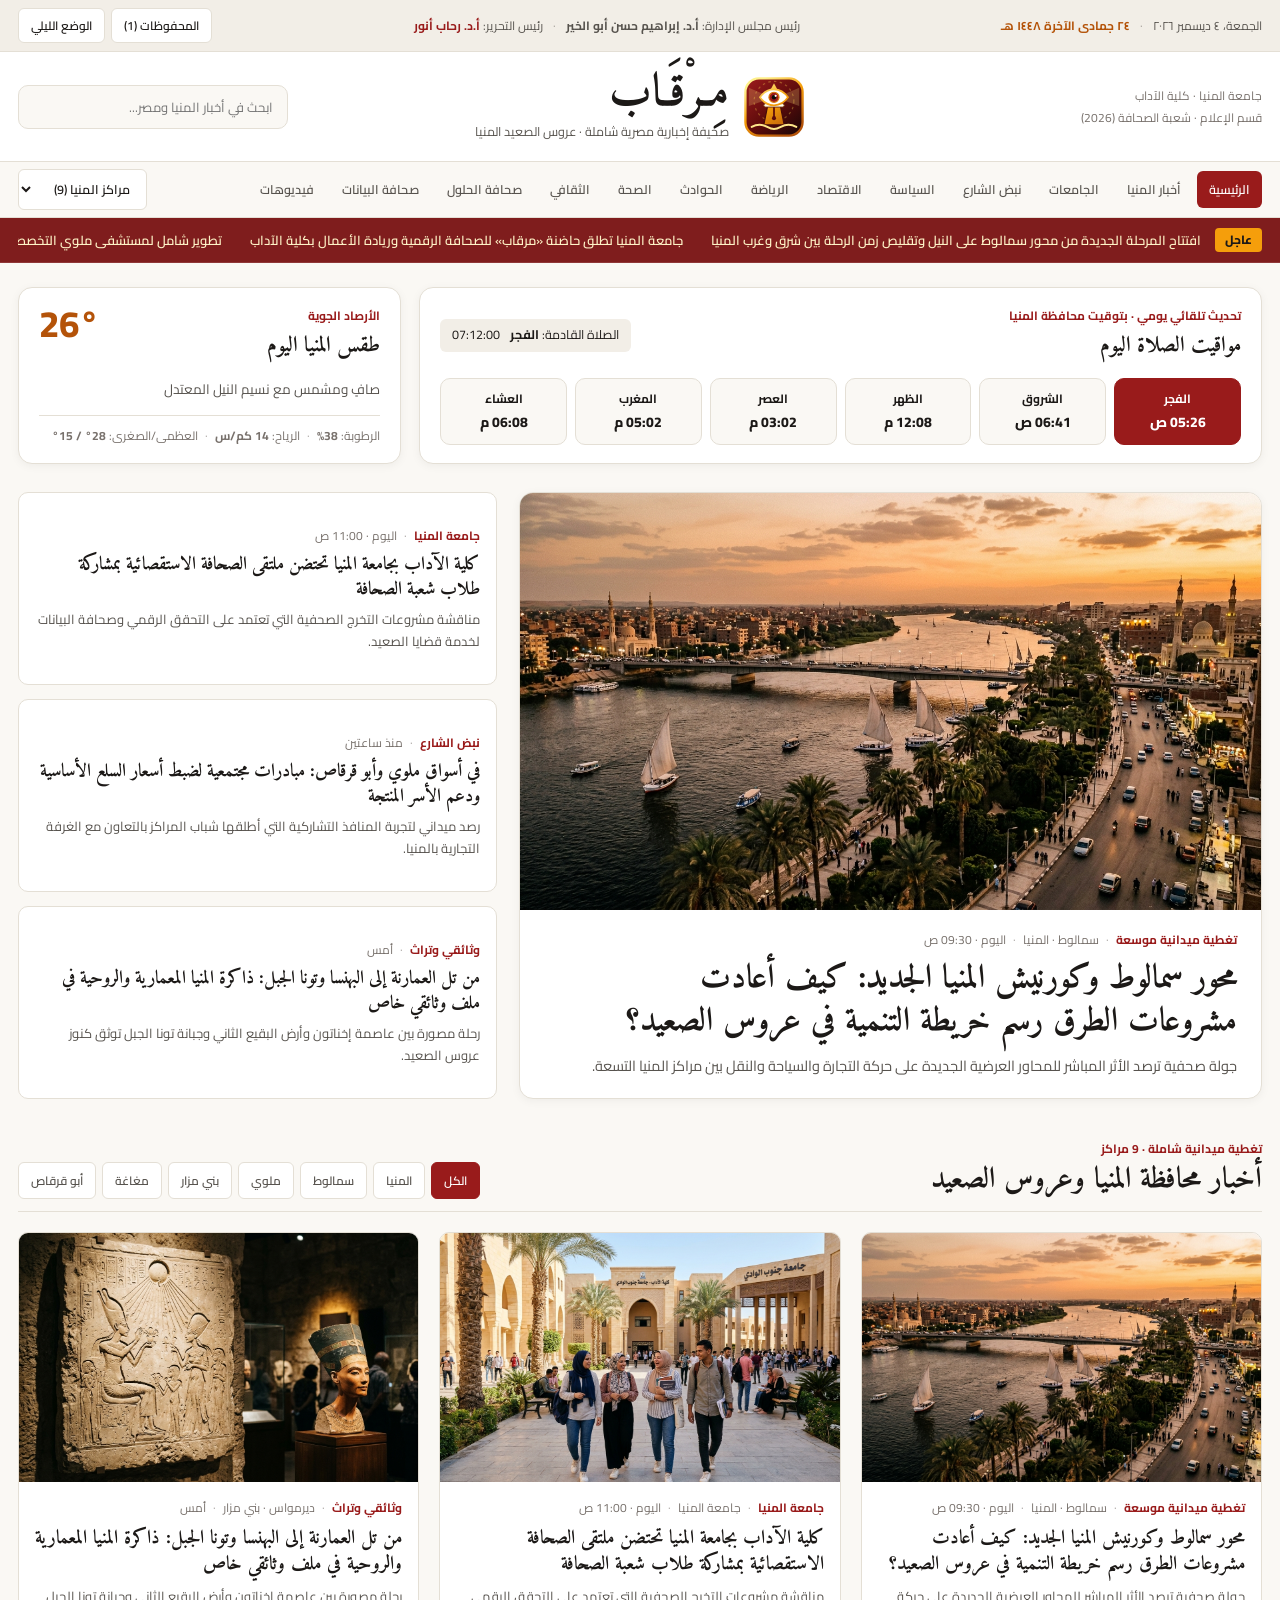
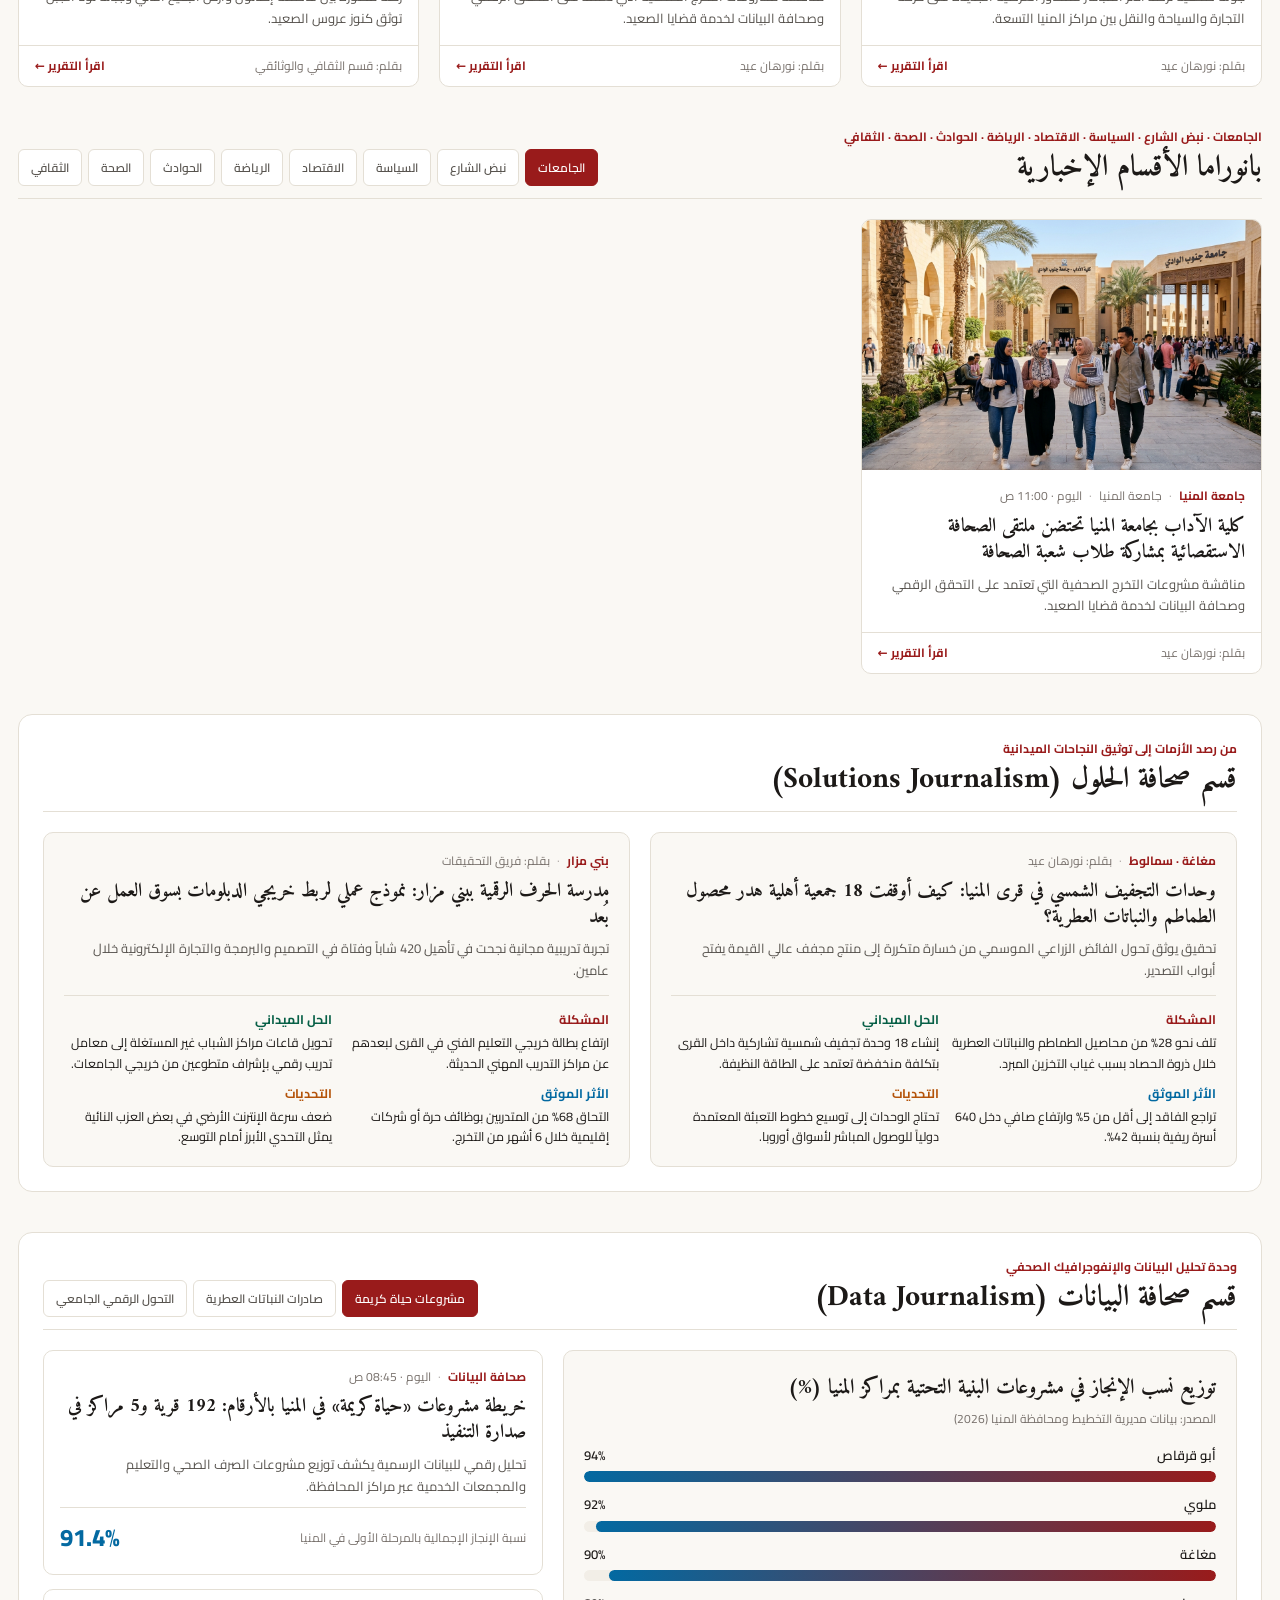
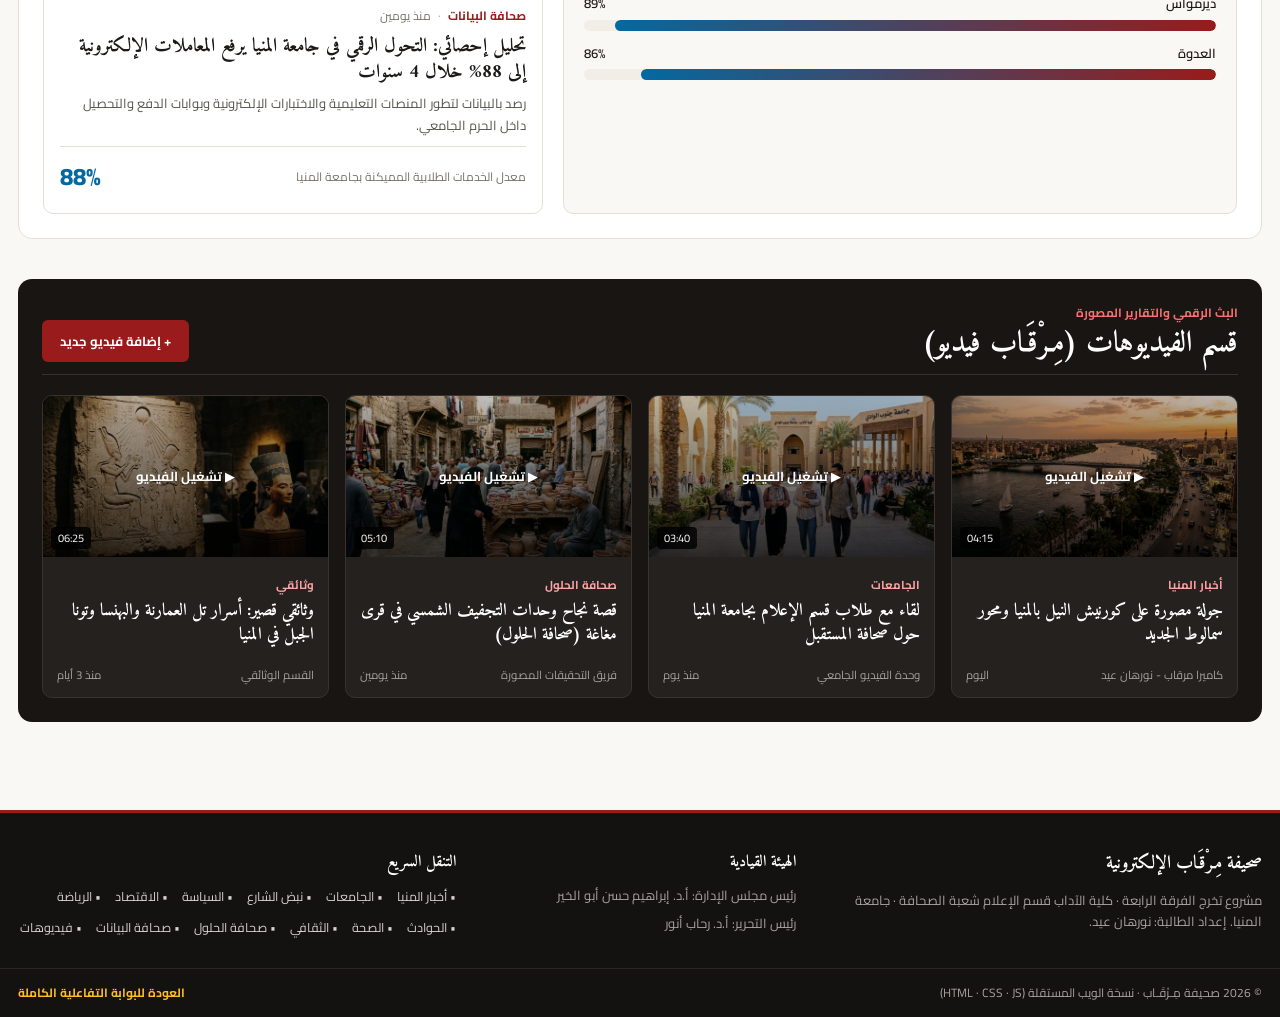
<file: public/standalone/index.html>
<!DOCTYPE html>
<html lang="ar" dir="rtl">
<head>
  <meta charset="UTF-8" />
  <meta name="viewport" content="width=device-width, initial-scale=1.0" />
  <title>مِـرْقَـاب | صحيفة إلكترونية مصرية شاملة وعروس الصعيد</title>
  <meta
    name="description"
    content="موقع مرقاب الإخباري - بوابة صحفية إلكترونية شاملة تغطي مصر ومحافظة المنيا وأخبار الجامعات ونبض الشارع وصحافة الحلول والبيانات والفيديو."
  />
  <link rel="preconnect" href="https://fonts.googleapis.com" />
  <link rel="preconnect" href="https://fonts.gstatic.com" crossorigin />
  <link
    href="https://fonts.googleapis.com/css2?family=Amiri:ital,wght@0,400;0,700;1,400&family=Cairo:wght@400;500;600;700;800&display=swap"
    rel="stylesheet"
  />
  <link rel="stylesheet" href="style.css" />
</head>
<body>
  <!-- الشريط العلوي للقيادة التحريرية والتاريخ والتبديل -->
  <div class="top-utility-bar">
    <div class="container top-utility-inner">
      <div class="date-cluster">
        <span id="gregorianDate">جارٍ تحميل التاريخ...</span>
        <span class="sep" aria-hidden="true">·</span>
        <span id="hijriDate" class="hijri-text"></span>
      </div>

      <div class="leadership-cluster">
        <span>رئيس مجلس الإدارة: <strong>أ.د. إبراهيم حسن أبو الخير</strong></span>
        <span class="sep" aria-hidden="true">·</span>
        <span>رئيس التحرير: <strong class="accent-name">أ.د. رحاب أنور</strong></span>
      </div>

      <div class="utility-actions">
        <button id="bookmarksToggleBtn" type="button" class="text-btn">
          المحفوظات (<span id="bookmarksCount">0</span>)
        </button>
        <button id="themeToggleBtn" type="button" class="icon-toggle-btn" aria-label="تبديل الوضع الليلي">
          <span id="themeToggleText">الوضع الليلي</span>
        </button>
      </div>
    </div>
  </div>

  <!-- الترويسة الرئيسية وشريط التنقل -->
  <header class="site-header">
    <div class="container masthead-row">
      <div class="academic-credit">
        <span>جامعة المنيا · كلية الآداب</span>
        <span>قسم الإعلام · شعبة الصحافة (2026)</span>
      </div>

      <a href="#top" id="brandHomeLink" class="brand-lockup">
        <!-- شعار مِرقاب (برج المراقبة وعين الحقيقة وقلم الصحافة) -->
        <svg class="brand-logo" viewBox="0 0 64 64" fill="none" xmlns="http://www.w3.org/2000/svg" aria-hidden="true">
          <defs>
            <linearGradient id="merqabBg" x1="6" y1="4" x2="58" y2="60" gradientUnits="userSpaceOnUse">
              <stop offset="0%" stop-color="#991B1B" />
              <stop offset="55%" stop-color="#5C0B0B" />
              <stop offset="100%" stop-color="#1C0707" />
            </linearGradient>
            <linearGradient id="merqabGold" x1="16" y1="6" x2="48" y2="58" gradientUnits="userSpaceOnUse">
              <stop offset="0%" stop-color="#FEF08A" />
              <stop offset="45%" stop-color="#F59E0B" />
              <stop offset="100%" stop-color="#B45309" />
            </linearGradient>
          </defs>
          <rect x="2.5" y="2.5" width="59" height="59" rx="14" fill="url(#merqabBg)" stroke="url(#merqabGold)" stroke-width="2.4" />
          <polygon points="30,22.5 6,12 6,31" fill="#FDE68A" fill-opacity="0.22" />
          <polygon points="34,22.5 58,12 58,31" fill="#FDE68A" fill-opacity="0.22" />
          <circle cx="32" cy="26" r="20.5" stroke="#FCD34D" stroke-opacity="0.35" stroke-width="1.2" stroke-dasharray="2.5 3.5" />
          <path d="M32 7.5L35.2 13.5H28.8L32 7.5Z" fill="url(#merqabGold)" />
          <path d="M25.5 30.5H38.5L42.5 50.5H21.5L25.5 30.5Z" fill="url(#merqabGold)" stroke="#450A0A" stroke-width="1.2" stroke-linejoin="round" />
          <line x1="32" y1="31" x2="32" y2="42" stroke="#5C0B0B" stroke-width="1.8" stroke-linecap="round" />
          <circle cx="32" cy="43.5" r="2.1" fill="#5C0B0B" />
          <rect x="21.5" y="28.5" width="21" height="3.6" rx="1.8" fill="#FFFBEB" stroke="#78350F" stroke-width="1" />
          <path d="M17.5 22C21.8 15.8 26.8 13.8 32 13.8C37.2 13.8 42.2 15.8 46.5 22C42.2 28.2 37.2 30.2 32 30.2C26.8 30.2 21.8 28.2 17.5 22Z" fill="#FFFFFF" stroke="url(#merqabGold)" stroke-width="1.8" stroke-linejoin="round" />
          <circle cx="32" cy="22" r="5.2" fill="#991B1B" stroke="#D97706" stroke-width="1.2" />
          <circle cx="32" cy="22" r="2.3" fill="#0C0A09" />
          <circle cx="33.7" cy="20.4" r="1.15" fill="#FFFFFF" />
          <path d="M9 52.5C14.5 49.5 19.5 49.5 25 52.5C30.5 55.5 33.5 55.5 39 52.5C44.5 49.5 49.5 49.5 55 52.5" stroke="#FDE68A" stroke-width="2.1" stroke-linecap="round" />
        </svg>
        <div class="brand-text">
          <h1 class="brand-title">مِـرْقَـاب</h1>
          <p class="brand-subtitle">صحيفة إخبارية مصرية شاملة · عروس الصعيد المنيا</p>
        </div>
      </a>

      <div class="search-box-wrap">
        <label for="searchInput" class="sr-only">البحث في الأخبار</label>
        <input
          id="searchInput"
          type="search"
          placeholder="ابحث في أخبار المنيا ومصر..."
          autocomplete="off"
        />
      </div>
    </div>

    <!-- شريط الأقسام -->
    <nav class="main-nav" aria-label="الأقسام الرئيسية">
      <div class="container nav-inner">
        <div id="categoryTabs" class="category-tabs"></div>
        <div class="centers-select-wrap">
          <label for="centerSelect" class="sr-only">مراكز المنيا التسعة</label>
          <select id="centerSelect" class="center-select">
            <option value="">مراكز المنيا (9)</option>
          </select>
        </div>
      </div>
    </nav>
  </header>

  <!-- شريط الأخبار العاجلة -->
  <div class="breaking-bar">
    <div class="container breaking-inner">
      <span class="breaking-label">عاجل</span>
      <div class="ticker-viewport">
        <div id="breakingTicker" class="ticker-track"></div>
      </div>
    </div>
  </div>

  <!-- المحتوى الرئيسي للصفحة الواحدة -->
  <main id="top" class="container main-content">
    <!-- 1. مواقيت الصلاة اليومية التلقائية + حالة الطقس في المنيا -->
    <section class="top-services-grid" aria-label="مواقيت الصلاة وحالة الطقس">
      <div class="prayer-card">
        <div class="service-header">
          <div>
            <span class="section-kicker">تحديث تلقائي يومي · بتوقيت محافظة المنيا</span>
            <h2 class="service-title">مواقيت الصلاة اليوم</h2>
          </div>
          <div class="next-prayer-box">
            <span>الصلاة القادمة: <strong id="nextPrayerName">--</strong></span>
            <span id="nextPrayerCountdown" class="tabular-nums">--:--:--</span>
          </div>
        </div>
        <div id="prayerTimesGrid" class="prayer-grid"></div>
      </div>

      <div class="weather-card">
        <div class="weather-top">
          <div>
            <span class="section-kicker">الأرصاد الجوية</span>
            <h2 class="service-title">طقس المنيا اليوم</h2>
          </div>
          <span class="weather-temp tabular-nums" id="weatherTemp">26°</span>
        </div>
        <p class="weather-desc" id="weatherDesc">صافٍ ومشمس مع نسيم النيل المعتدل</p>
        <div class="weather-meta tabular-nums">
          <span>الرطوبة: <strong id="weatherHumidity">38%</strong></span>
          <span class="sep" aria-hidden="true">·</span>
          <span>الرياح: <strong id="weatherWind">14 كم/س</strong></span>
          <span class="sep" aria-hidden="true">·</span>
          <span>العظمى/الصغرى: <strong id="weatherRange">28° / 15°</strong></span>
        </div>
      </div>
    </section>

    <!-- شريط التصفية النشطة (يظهر عند البحث أو اختيار قسم/مركز) -->
    <div id="activeFilterBar" class="active-filter-bar hidden">
      <div id="activeFilterText" class="filter-summary"></div>
      <button id="resetFiltersBtn" type="button" class="reset-btn">العودة للصفحة الرئيسية</button>
    </div>

    <!-- عرض النتائج المصفّاة -->
    <section id="filteredResultsSection" class="hidden section-block">
      <div class="section-head">
        <h2 id="filteredSectionTitle" class="section-title">نتائج التصفية</h2>
      </div>
      <div id="filteredArticlesGrid" class="articles-grid"></div>
    </section>

    <!-- الصفحة الرئيسية المتكاملة -->
    <div id="homeSectionsWrapper">
      <!-- 2. الخبر الرئيسي والأخبار المصاحبة -->
      <section class="section-block" aria-label="الخبر الرئيسي">
        <div id="leadHeroGrid" class="lead-hero-grid"></div>
      </section>

      <!-- 3. أخبار محافظة المنيا ومراكزها التسعة -->
      <section class="section-block" aria-label="محافظة المنيا">
        <div class="section-head">
          <div>
            <span class="section-kicker">تغطية ميدانية شاملة · 9 مراكز</span>
            <h2 class="section-title">أخبار محافظة المنيا وعروس الصعيد</h2>
          </div>
          <div id="minyaCentersPills" class="segmented-bar"></div>
        </div>
        <div id="minyaArticlesGrid" class="articles-grid"></div>
      </section>

      <!-- 4. الجامعات ونبض الشارع والثقافي والمتعدد -->
      <section class="section-block" aria-label="الأقسام التحريرية">
        <div class="section-head">
          <div>
            <span class="section-kicker">الجامعات · نبض الشارع · السياسة · الاقتصاد · الرياضة · الحوادث · الصحة · الثقافي</span>
            <h2 class="section-title">بانوراما الأقسام الإخبارية</h2>
          </div>
          <div id="multiDeptTabs" class="segmented-bar"></div>
        </div>
        <div id="multiDeptGrid" class="articles-grid"></div>
      </section>

      <!-- 5. قسم صحافة الحلول -->
      <section class="section-block editorial-band solutions-band" aria-label="صحافة الحلول">
        <div class="section-head">
          <div>
            <span class="section-kicker">من رصد الأزمات إلى توثيق النجاحات الميدانية</span>
            <h2 class="section-title">قسم صحافة الحلول (Solutions Journalism)</h2>
          </div>
        </div>
        <div id="solutionsGrid" class="solutions-grid"></div>
      </section>

      <!-- 6. قسم صحافة البيانات -->
      <section class="section-block editorial-band data-band" aria-label="صحافة البيانات">
        <div class="section-head">
          <div>
            <span class="section-kicker">وحدة تحليل البيانات والإنفوجرافيك الصحفي</span>
            <h2 class="section-title">قسم صحافة البيانات (Data Journalism)</h2>
          </div>
          <div id="datasetTabs" class="segmented-bar"></div>
        </div>
        <div class="data-layout">
          <div id="dataChartContainer" class="data-chart-panel"></div>
          <div id="dataArticlesCol" class="data-articles-col"></div>
        </div>
      </section>

      <!-- 7. قسم الفيديوهات وإضافة فيديو -->
      <section id="videosSection" class="section-block videos-band" aria-label="قسم الفيديوهات">
        <div class="section-head">
          <div>
            <span class="section-kicker dark-kicker">البث الرقمي والتقارير المصورة</span>
            <h2 class="section-title light-title">قسم الفيديوهات (مِـرْقَـاب فيديو)</h2>
          </div>
          <button id="openAddVideoBtn" type="button" class="primary-cta-btn">
            + إضافة فيديو جديد
          </button>
        </div>
        <div id="videosGrid" class="videos-grid"></div>
      </section>
    </div>
  </main>

  <!-- تذييل الصفحة -->
  <footer class="site-footer">
    <div class="container footer-grid">
      <div>
        <h3 class="footer-brand">صحيفة مِـرْقَـاب الإلكترونية</h3>
        <p class="footer-desc">
          مشروع تخرج الفرقة الرابعة · كلية الآداب قسم الإعلام شعبة الصحافة · جامعة المنيا.
          إعداد الطالبة: نورهان عيد.
        </p>
      </div>
      <div>
        <h4 class="footer-heading">الهيئة القيادية</h4>
        <p class="footer-meta">رئيس مجلس الإدارة: أ.د. إبراهيم حسن أبو الخير</p>
        <p class="footer-meta">رئيس التحرير: أ.د. رحاب أنور</p>
      </div>
      <div>
        <h4 class="footer-heading">التنقل السريع</h4>
        <div id="footerCategories" class="footer-links"></div>
      </div>
    </div>
    <div class="container footer-bottom">
      <span>© 2026 صحيفة مِـرْقَـاب · نسخة الويب المستقلة (HTML · CSS · JS)</span>
      <span><a href="/" class="footer-portal-link">العودة للبوابة التفاعلية الكاملة</a></span>
    </div>
  </footer>

  <!-- نافذة قراءة الخبر والمشاركة الاجتماعية -->
  <div id="articleModal" class="modal-backdrop hidden" role="dialog" aria-modal="true" aria-labelledby="modalArticleTitle">
    <div class="modal-dialog modal-lg">
      <div class="modal-toolbar">
        <span id="modalArticleKicker" class="modal-kicker"></span>
        <div class="modal-toolbar-actions">
          <button id="fontMinusBtn" type="button" class="tool-btn" title="تصغير الخط">A-</button>
          <button id="fontPlusBtn" type="button" class="tool-btn" title="تكبير الخط">A+</button>
          <button id="modalBookmarkBtn" type="button" class="tool-btn">حفظ الخبر</button>
          <button id="closeArticleModalBtn" type="button" class="close-btn" aria-label="إغلاق">×</button>
        </div>
      </div>
      <div class="modal-body">
        <h2 id="modalArticleTitle" class="modal-title"></h2>
        <div id="modalArticleMeta" class="modal-meta"></div>
        <figure id="modalArticleFigure" class="modal-figure"></figure>
        <p id="modalArticleSummary" class="modal-summary"></p>
        <div id="modalArticleContent" class="modal-prose"></div>
        <div id="modalSpecialMeta"></div>

        <!-- أزرار المشاركة الاجتماعية -->
        <div class="share-box">
          <span class="share-label">مشاركة الخبر:</span>
          <div class="share-buttons">
            <button type="button" class="share-btn wa" data-share="whatsapp">واتساب</button>
            <button type="button" class="share-btn fb" data-share="facebook">فيسبوك</button>
            <button type="button" class="share-btn tw" data-share="twitter">منصة X</button>
            <button type="button" class="share-btn tg" data-share="telegram">تيليجرام</button>
            <button type="button" class="share-btn cp" data-share="copy" id="copyShareBtn">نسخ الرابط</button>
          </div>
        </div>
      </div>
    </div>
  </div>

  <!-- نافذة تشغيل الفيديو -->
  <div id="videoPlayerModal" class="modal-backdrop hidden" role="dialog" aria-modal="true" aria-labelledby="playerVideoTitle">
    <div class="modal-dialog modal-lg dark-modal">
      <div class="modal-toolbar dark-toolbar">
        <span id="playerVideoCategory" class="modal-kicker light-kicker"></span>
        <div class="modal-toolbar-actions">
          <button id="deleteVideoBtn" type="button" class="danger-btn hidden">حذف الفيديو</button>
          <button id="closePlayerModalBtn" type="button" class="close-btn light-close" aria-label="إغلاق">×</button>
        </div>
      </div>
      <div id="videoPlayerContainer" class="video-stage"></div>
      <div class="modal-body">
        <h3 id="playerVideoTitle" class="modal-title light-title"></h3>
        <p id="playerVideoDesc" class="player-desc"></p>
        <div id="playerVideoMeta" class="player-meta"></div>
      </div>
    </div>
  </div>

  <!-- نافذة إضافة فيديو جديد -->
  <div id="addVideoModal" class="modal-backdrop hidden" role="dialog" aria-modal="true" aria-labelledby="addVideoTitleHeading">
    <div class="modal-dialog modal-md">
      <div class="modal-toolbar">
        <h3 id="addVideoTitleHeading" class="modal-form-heading">إضافة فيديو جديد إلى قسم الفيديوهات</h3>
        <button id="closeAddVideoBtn" type="button" class="close-btn" aria-label="إغلاق">×</button>
      </div>
      <form id="addVideoForm" class="modal-body form-stack">
        <div class="mode-switch">
          <button type="button" id="modeUrlBtn" class="mode-btn active">رابط يوتيوب أو MP4</button>
          <button type="button" id="modeFileBtn" class="mode-btn">رفع ملف من الجهاز</button>
        </div>

        <div id="urlInputGroup" class="form-field">
          <label for="videoUrlInput">رابط الفيديو (YouTube أو رابط MP4 مباشر)</label>
          <input id="videoUrlInput" type="url" placeholder="https://www.youtube.com/watch?v=..." />
        </div>

        <div id="fileInputGroup" class="form-field hidden">
          <label for="videoFileInput">اختر ملف الفيديو من جهازك (MP4 / WebM)</label>
          <input id="videoFileInput" type="file" accept="video/*" />
        </div>

        <div class="form-field">
          <label for="videoTitleInput">عنوان التقرير المصور *</label>
          <input id="videoTitleInput" type="text" required placeholder="مثال: جولة ميدانية في كورنيش النيل بالمنيا" />
        </div>

        <div class="form-row-2">
          <div class="form-field">
            <label for="videoCatInput">القسم</label>
            <select id="videoCatInput">
              <option value="أخبار المنيا">أخبار المنيا</option>
              <option value="صحافة الحلول">صحافة الحلول</option>
              <option value="صحافة البيانات">صحافة البيانات</option>
              <option value="الجامعات">الجامعات</option>
              <option value="نبض الشارع">نبض الشارع</option>
              <option value="وثائقي">وثائقي</option>
            </select>
          </div>
          <div class="form-field">
            <label for="videoDurationInput">المدة</label>
            <input id="videoDurationInput" type="text" value="03:20" />
          </div>
        </div>

        <div class="form-field">
          <label for="videoReporterInput">المعد / المراسل</label>
          <input id="videoReporterInput" type="text" value="فريق مرقاب الفيديو - إعلام المنيا" />
        </div>

        <div class="form-field">
          <label for="videoDescInput">وصف مختصر</label>
          <textarea id="videoDescInput" rows="3" placeholder="ملخص محتوى التقرير المصور..."></textarea>
        </div>

        <div id="addVideoError" class="form-error hidden"></div>

        <div class="form-actions">
          <button type="submit" class="primary-cta-btn">نشر الفيديو في مرقاب</button>
          <button type="button" id="cancelAddVideoBtn" class="secondary-btn">إلغاء</button>
        </div>
      </form>
    </div>
  </div>

  <!-- نافذة الأخبار المحفوظة -->
  <div id="bookmarksModal" class="modal-backdrop hidden" role="dialog" aria-modal="true" aria-labelledby="bookmarksHeading">
    <div class="modal-dialog modal-md">
      <div class="modal-toolbar">
        <h3 id="bookmarksHeading" class="modal-form-heading">الأخبار المحفوظة للقراءة لاحقاً</h3>
        <button id="closeBookmarksBtn" type="button" class="close-btn" aria-label="إغلاق">×</button>
      </div>
      <div id="bookmarksList" class="modal-body bookmarks-list"></div>
    </div>
  </div>

  <script src="script.js" defer></script>
</body>
</html>
</file>
<file: public/standalone/style.css>
:root {
  --bg-canvas: #faf8f4;
  --bg-surface: #ffffff;
  --bg-subtle: #f2eee7;
  --bg-dark-band: #181513;
  --text-primary: #1c1917;
  --text-secondary: #57534e;
  --text-muted: #78716c;
  --border-hairline: #e4dfd5;
  --accent-crimson: #991b1b;
  --accent-crimson-hover: #7f1d1d;
  --accent-gold: #b45309;
  --accent-emerald: #065f46;
  --accent-sky: #0369a1;
  --shadow-card: 0 2px 10px rgba(28, 25, 23, 0.05);
  --radius-lg: 14px;
  --radius-md: 10px;
  --radius-sm: 6px;
  --ease-settle: cubic-bezier(0.16, 1, 0.3, 1);
}

html.dark {
  --bg-canvas: #0f0e0d;
  --bg-surface: #1a1816;
  --bg-subtle: #24211e;
  --bg-dark-band: #141210;
  --text-primary: #f5f5f4;
  --text-secondary: #d6d3d1;
  --text-muted: #a8a29e;
  --border-hairline: #2e2a26;
  --accent-crimson: #dc2626;
  --accent-crimson-hover: #ef4444;
  --accent-gold: #f59e0b;
  --accent-emerald: #10b981;
  --accent-sky: #38bdf8;
  --shadow-card: 0 4px 16px rgba(0, 0, 0, 0.35);
}

*,
*::before,
*::after {
  box-sizing: border-box;
}

html {
  scroll-behavior: smooth;
}

body {
  margin: 0;
  font-family: "Cairo", system-ui, -apple-system, sans-serif;
  background-color: var(--bg-canvas);
  color: var(--text-primary);
  line-height: 1.65;
  transition: background-color 0.2s var(--ease-settle), color 0.2s var(--ease-settle);
}

.sr-only {
  position: absolute;
  width: 1px;
  height: 1px;
  padding: 0;
  margin: -1px;
  overflow: hidden;
  clip: rect(0, 0, 0, 0);
  border: 0;
}

.hidden {
  display: none !important;
}

.tabular-nums {
  font-variant-numeric: tabular-nums;
}

.container {
  max-width: 1280px;
  margin-inline: auto;
  padding-inline: 18px;
}

button,
input,
select,
textarea {
  font-family: inherit;
}

button:focus-visible,
a:focus-visible,
input:focus-visible,
select:focus-visible,
textarea:focus-visible {
  outline: 2px solid var(--accent-crimson);
  outline-offset: 2px;
}

.sep {
  color: var(--text-muted);
  opacity: 0.6;
  margin-inline: 4px;
}

/* الشريط العلوي */
.top-utility-bar {
  background-color: var(--bg-subtle);
  border-bottom: 1px solid var(--border-hairline);
  font-size: 12px;
  color: var(--text-secondary);
}

.top-utility-inner {
  display: flex;
  flex-wrap: wrap;
  align-items: center;
  justify-content: space-between;
  gap: 10px;
  padding-block: 8px;
}

.date-cluster,
.leadership-cluster,
.utility-actions {
  display: flex;
  flex-wrap: wrap;
  align-items: center;
  gap: 6px;
}

.hijri-text {
  color: var(--accent-gold);
  font-weight: 700;
}

.accent-name {
  color: var(--accent-crimson);
}

.text-btn,
.icon-toggle-btn {
  background: var(--bg-surface);
  color: var(--text-primary);
  border: 1px solid var(--border-hairline);
  border-radius: var(--radius-sm);
  padding: 5px 12px;
  font-size: 12px;
  font-weight: 600;
  cursor: pointer;
  white-space: nowrap;
  transition: border-color 0.18s var(--ease-settle), background-color 0.18s var(--ease-settle);
}

.text-btn:hover,
.icon-toggle-btn:hover {
  border-color: var(--accent-crimson);
}

/* الترويسة */
.site-header {
  background-color: var(--bg-surface);
  border-bottom: 1px solid var(--border-hairline);
}

.masthead-row {
  display: grid;
  grid-template-columns: 1fr auto 1fr;
  align-items: center;
  gap: 20px;
  padding-block: 18px;
}

.academic-credit {
  display: flex;
  flex-direction: column;
  gap: 2px;
  font-size: 12px;
  color: var(--text-muted);
}

.brand-lockup {
  display: flex;
  align-items: center;
  gap: 14px;
  text-decoration: none;
  color: inherit;
}

.brand-logo {
  width: 62px;
  height: 62px;
  flex-shrink: 0;
  transition: transform 0.2s var(--ease-settle);
}

.brand-lockup:hover .brand-logo {
  transform: scale(1.04);
}

.brand-title {
  margin: 0;
  font-family: "Amiri", Georgia, serif;
  font-size: clamp(2.1rem, 3.6vw, 3.1rem);
  font-weight: 700;
  line-height: 1.05;
  color: var(--text-primary);
}

.brand-subtitle {
  margin: 4px 0 0;
  font-size: 12.5px;
  color: var(--text-secondary);
}

.search-box-wrap {
  display: flex;
  justify-content: flex-end;
}

.search-box-wrap input {
  width: 100%;
  max-width: 270px;
  padding: 9px 14px;
  background: var(--bg-canvas);
  color: var(--text-primary);
  border: 1px solid var(--border-hairline);
  border-radius: var(--radius-md);
  font-size: 13px;
}

/* شريط التنقل */
.main-nav {
  background-color: var(--bg-canvas);
  border-top: 1px solid var(--border-hairline);
  position: sticky;
  top: 0;
  z-index: 25;
}

.nav-inner {
  display: flex;
  align-items: center;
  justify-content: space-between;
  gap: 12px;
  padding-block: 7px;
}

.category-tabs {
  display: flex;
  align-items: center;
  gap: 4px;
  overflow-x: auto;
  scrollbar-width: none;
}

.category-tabs::-webkit-scrollbar {
  display: none;
}

.nav-tab-btn {
  border: 0;
  background: transparent;
  color: var(--text-secondary);
  padding: 7px 12px;
  border-radius: var(--radius-sm);
  font-size: 12.5px;
  font-weight: 600;
  white-space: nowrap;
  flex-shrink: 0;
  cursor: pointer;
  transition: background-color 0.16s var(--ease-settle), color 0.16s var(--ease-settle);
}

.nav-tab-btn:hover {
  color: var(--accent-crimson);
  background-color: var(--bg-subtle);
}

.nav-tab-btn.active {
  background-color: var(--accent-crimson);
  color: #ffffff;
}

.center-select {
  padding: 7px 12px;
  border: 1px solid var(--border-hairline);
  border-radius: var(--radius-sm);
  background-color: var(--bg-surface);
  color: var(--text-primary);
  font-size: 12.5px;
  font-weight: 600;
  cursor: pointer;
  white-space: nowrap;
}

/* شريط الأخبار العاجلة */
.breaking-bar {
  background-color: #7f1d1d;
  color: #ffffff;
  border-bottom: 1px solid rgba(255, 255, 255, 0.12);
}

.breaking-inner {
  display: flex;
  align-items: center;
  gap: 14px;
  padding-block: 8px;
}

.breaking-label {
  background-color: #f59e0b;
  color: #1c1917;
  font-size: 12px;
  font-weight: 800;
  padding: 2px 10px;
  border-radius: 4px;
  flex-shrink: 0;
}

.ticker-viewport {
  overflow: hidden;
  flex: 1;
}

.ticker-track {
  display: flex;
  align-items: center;
  gap: 28px;
  overflow-x: auto;
  scrollbar-width: none;
  white-space: nowrap;
}

.ticker-track::-webkit-scrollbar {
  display: none;
}

.ticker-item-btn {
  background: transparent;
  border: 0;
  color: #fef3c7;
  font-size: 13px;
  font-weight: 600;
  cursor: pointer;
  padding: 2px 0;
  white-space: nowrap;
}

.ticker-item-btn:hover {
  color: #ffffff;
  text-decoration: underline;
}

/* المحتوى الرئيسي */
.main-content {
  padding-block: 24px 48px;
}

.section-block {
  margin-bottom: 40px;
}

.section-head {
  display: flex;
  flex-wrap: wrap;
  align-items: flex-end;
  justify-content: space-between;
  gap: 14px;
  padding-bottom: 12px;
  margin-bottom: 20px;
  border-bottom: 1px solid var(--border-hairline);
}

.section-kicker {
  display: block;
  font-size: 12px;
  font-weight: 700;
  color: var(--accent-crimson);
  margin-bottom: 3px;
}

.dark-kicker {
  color: #f87171;
}

.section-title {
  margin: 0;
  font-family: "Amiri", Georgia, serif;
  font-size: clamp(1.5rem, 2.3vw, 2rem);
  font-weight: 700;
  line-height: 1.25;
  text-wrap: balance;
  color: var(--text-primary);
}

.light-title {
  color: #ffffff;
}

/* مواقيت الصلاة + طقس المنيا */
.top-services-grid {
  display: grid;
  grid-template-columns: 2.2fr 1fr;
  gap: 18px;
  margin-bottom: 28px;
  align-items: stretch;
}

.prayer-card,
.weather-card {
  background-color: var(--bg-surface);
  border: 1px solid var(--border-hairline);
  border-radius: var(--radius-lg);
  padding: 18px 20px;
  box-shadow: var(--shadow-card);
}

.service-header {
  display: flex;
  flex-wrap: wrap;
  align-items: center;
  justify-content: space-between;
  gap: 10px;
  margin-bottom: 14px;
}

.service-title {
  margin: 0;
  font-family: "Amiri", Georgia, serif;
  font-size: 1.35rem;
  font-weight: 700;
}

.next-prayer-box {
  display: flex;
  align-items: center;
  gap: 10px;
  background-color: var(--bg-subtle);
  padding: 6px 12px;
  border-radius: var(--radius-sm);
  font-size: 12.5px;
}

.prayer-grid {
  display: grid;
  grid-template-columns: repeat(6, 1fr);
  gap: 8px;
}

.prayer-slot {
  background-color: var(--bg-canvas);
  border: 1px solid var(--border-hairline);
  border-radius: var(--radius-md);
  padding: 10px 8px;
  text-align: center;
}

.prayer-slot.is-next {
  background-color: var(--accent-crimson);
  border-color: var(--accent-crimson);
  color: #ffffff;
}

.prayer-slot-name {
  display: block;
  font-size: 12px;
  font-weight: 700;
}

.prayer-slot-time {
  display: block;
  font-size: 14px;
  font-weight: 800;
  margin-top: 2px;
}

.weather-card {
  display: flex;
  flex-direction: column;
  justify-content: space-between;
}

.weather-top {
  display: flex;
  align-items: flex-start;
  justify-content: space-between;
  gap: 12px;
}

.weather-temp {
  font-size: 2.3rem;
  font-weight: 800;
  color: var(--accent-gold);
  line-height: 1;
}

.weather-desc {
  margin: 10px 0;
  font-size: 13.5px;
  color: var(--text-secondary);
}

.weather-meta {
  font-size: 12px;
  color: var(--text-muted);
  padding-top: 10px;
  border-top: 1px solid var(--border-hairline);
}

/* شريط التصفية النشطة */
.active-filter-bar {
  display: flex;
  flex-wrap: wrap;
  align-items: center;
  justify-content: space-between;
  gap: 12px;
  background-color: var(--bg-surface);
  border: 1px solid var(--border-hairline);
  border-radius: var(--radius-md);
  padding: 12px 16px;
  margin-bottom: 24px;
  font-size: 13px;
}

.reset-btn {
  background: transparent;
  border: 1px solid var(--accent-crimson);
  color: var(--accent-crimson);
  padding: 5px 14px;
  border-radius: var(--radius-sm);
  font-size: 12px;
  font-weight: 700;
  cursor: pointer;
}

/* الخبر الرئيسي */
.lead-hero-grid {
  display: grid;
  grid-template-columns: 1.55fr 1fr;
  gap: 22px;
  align-items: stretch;
}

.hero-main-card {
  background-color: var(--bg-surface);
  border: 1px solid var(--border-hairline);
  border-radius: var(--radius-lg);
  overflow: hidden;
  cursor: pointer;
  display: flex;
  flex-direction: column;
  box-shadow: var(--shadow-card);
  transition: transform 0.18s var(--ease-settle), border-color 0.18s var(--ease-settle);
}

.hero-main-card:hover {
  transform: translateY(-2px);
  border-color: var(--accent-crimson);
}

.hero-media {
  aspect-ratio: 16 / 9;
  background-color: var(--bg-subtle);
  overflow: hidden;
}

.hero-media img,
.card-media img {
  width: 100%;
  height: 100%;
  object-fit: cover;
  display: block;
}

.hero-body {
  padding: 20px 24px;
}

.meta-line {
  font-size: 12px;
  color: var(--text-muted);
  margin-bottom: 8px;
}

.meta-kicker {
  color: var(--accent-crimson);
  font-weight: 700;
}

.hero-headline {
  margin: 0 0 10px;
  font-family: "Amiri", Georgia, serif;
  font-size: clamp(1.5rem, 2.6vw, 2.2rem);
  font-weight: 700;
  line-height: 1.3;
  text-wrap: balance;
}

.hero-summary {
  margin: 0;
  font-size: 14.5px;
  color: var(--text-secondary);
}

.hero-sidebar {
  display: flex;
  flex-direction: column;
  gap: 14px;
}

.companion-card {
  background-color: var(--bg-surface);
  border: 1px solid var(--border-hairline);
  border-radius: var(--radius-md);
  padding: 14px 16px;
  cursor: pointer;
  flex: 1;
  display: flex;
  flex-direction: column;
  justify-content: center;
  transition: border-color 0.18s var(--ease-settle);
}

.companion-card:hover {
  border-color: var(--accent-crimson);
}

.companion-title {
  margin: 0 0 6px;
  font-family: "Amiri", Georgia, serif;
  font-size: 1.15rem;
  font-weight: 700;
  line-height: 1.35;
}

.companion-summary {
  margin: 0;
  font-size: 13px;
  color: var(--text-secondary);
  display: -webkit-box;
  -webkit-line-clamp: 2;
  -webkit-box-orient: vertical;
  overflow: hidden;
}

/* أزرار التبويب المقطعية */
.segmented-bar {
  display: flex;
  flex-wrap: wrap;
  gap: 6px;
}

.seg-btn {
  background-color: var(--bg-surface);
  border: 1px solid var(--border-hairline);
  color: var(--text-secondary);
  padding: 6px 12px;
  border-radius: var(--radius-sm);
  font-size: 12px;
  font-weight: 600;
  white-space: nowrap;
  cursor: pointer;
  transition: background-color 0.16s var(--ease-settle), color 0.16s var(--ease-settle), border-color 0.16s var(--ease-settle);
}

.seg-btn.active {
  background-color: var(--accent-crimson);
  border-color: var(--accent-crimson);
  color: #ffffff;
}

/* شبكة المقالات */
.articles-grid {
  display: grid;
  grid-template-columns: repeat(3, 1fr);
  gap: 20px;
}

.article-card {
  background-color: var(--bg-surface);
  border: 1px solid var(--border-hairline);
  border-radius: var(--radius-md);
  overflow: hidden;
  cursor: pointer;
  display: flex;
  flex-direction: column;
  justify-content: space-between;
  transition: transform 0.18s var(--ease-settle), border-color 0.18s var(--ease-settle);
}

.article-card:hover {
  transform: translateY(-2px);
  border-color: var(--accent-crimson);
}

.card-media {
  aspect-ratio: 16 / 10;
  background-color: var(--bg-subtle);
  overflow: hidden;
}

.card-body {
  padding: 16px;
}

.card-title {
  margin: 0 0 8px;
  font-family: "Amiri", Georgia, serif;
  font-size: 1.2rem;
  font-weight: 700;
  line-height: 1.35;
}

.card-summary {
  margin: 0;
  font-size: 13px;
  color: var(--text-secondary);
  display: -webkit-box;
  -webkit-line-clamp: 3;
  -webkit-box-orient: vertical;
  overflow: hidden;
}

.card-footer {
  padding: 10px 16px;
  border-top: 1px solid var(--border-hairline);
  display: flex;
  align-items: center;
  justify-content: space-between;
  font-size: 12px;
  color: var(--text-muted);
}

.read-more-hint {
  color: var(--accent-crimson);
  font-weight: 700;
}

/* صحافة الحلول */
.editorial-band {
  background-color: var(--bg-surface);
  border: 1px solid var(--border-hairline);
  border-radius: var(--radius-lg);
  padding: 24px;
}

.solutions-grid {
  display: grid;
  grid-template-columns: repeat(2, 1fr);
  gap: 20px;
}

.solution-card {
  background-color: var(--bg-canvas);
  border: 1px solid var(--border-hairline);
  border-radius: var(--radius-md);
  padding: 18px 20px;
  cursor: pointer;
  transition: border-color 0.18s var(--ease-settle);
}

.solution-card:hover {
  border-color: var(--accent-emerald);
}

.solution-pillars {
  display: grid;
  grid-template-columns: 1fr 1fr;
  gap: 10px;
  margin-top: 14px;
  padding-top: 14px;
  border-top: 1px solid var(--border-hairline);
  font-size: 12.5px;
}

.pillar-label {
  display: block;
  font-weight: 700;
  margin-bottom: 2px;
}

.pillar-label.problem { color: var(--accent-crimson); }
.pillar-label.response { color: var(--accent-emerald); }
.pillar-label.impact { color: var(--accent-sky); }
.pillar-label.limits { color: var(--accent-gold); }

/* صحافة البيانات */
.data-layout {
  display: grid;
  grid-template-columns: 1.35fr 1fr;
  gap: 20px;
  align-items: stretch;
}

.data-chart-panel {
  background-color: var(--bg-canvas);
  border: 1px solid var(--border-hairline);
  border-radius: var(--radius-md);
  padding: 20px;
}

.chart-header {
  display: flex;
  justify-content: space-between;
  align-items: flex-start;
  gap: 12px;
  margin-bottom: 16px;
}

.chart-title {
  margin: 0 0 4px;
  font-family: "Amiri", Georgia, serif;
  font-size: 1.3rem;
}

.chart-source {
  font-size: 12px;
  color: var(--text-muted);
}

.bars-list {
  display: flex;
  flex-direction: column;
  gap: 12px;
}

.bar-row-top {
  display: flex;
  justify-content: space-between;
  font-size: 13px;
  font-weight: 600;
  margin-bottom: 5px;
}

.bar-track {
  height: 11px;
  background-color: var(--bg-subtle);
  border-radius: 999px;
  overflow: hidden;
}

.bar-fill {
  height: 100%;
  background: linear-gradient(90deg, var(--accent-sky), var(--accent-crimson));
  border-radius: 999px;
}

.data-articles-col {
  display: flex;
  flex-direction: column;
  gap: 14px;
}

.data-stat-highlight {
  display: flex;
  align-items: center;
  justify-content: space-between;
  gap: 12px;
  padding-top: 10px;
  margin-top: 10px;
  border-top: 1px solid var(--border-hairline);
}

.data-big-num {
  font-size: 1.5rem;
  font-weight: 800;
  color: var(--accent-sky);
}

/* قسم الفيديوهات */
.videos-band {
  background-color: var(--bg-dark-band);
  color: #f5f5f4;
  border-radius: var(--radius-lg);
  padding: 24px;
}

.videos-band .section-head {
  border-bottom-color: rgba(255, 255, 255, 0.12);
}

.primary-cta-btn {
  background-color: var(--accent-crimson);
  color: #ffffff;
  border: 0;
  border-radius: var(--radius-sm);
  padding: 9px 18px;
  font-size: 13px;
  font-weight: 700;
  cursor: pointer;
  white-space: nowrap;
  transition: background-color 0.16s var(--ease-settle);
}

.primary-cta-btn:hover {
  background-color: var(--accent-crimson-hover);
}

.videos-grid {
  display: grid;
  grid-template-columns: repeat(4, 1fr);
  gap: 16px;
}

.video-card {
  background-color: #24211e;
  border: 1px solid #38332e;
  border-radius: var(--radius-md);
  overflow: hidden;
  cursor: pointer;
  display: flex;
  flex-direction: column;
  justify-content: space-between;
  transition: border-color 0.18s var(--ease-settle), transform 0.18s var(--ease-settle);
}

.video-card:hover {
  border-color: #ef4444;
  transform: translateY(-2px);
}

.video-thumb {
  position: relative;
  aspect-ratio: 16 / 9;
  background-color: #0c0a09;
  overflow: hidden;
}

.video-thumb img {
  width: 100%;
  height: 100%;
  object-fit: cover;
  opacity: 0.88;
}

.video-play-badge {
  position: absolute;
  inset: 0;
  display: flex;
  align-items: center;
  justify-content: center;
  background: linear-gradient(to top, rgba(0, 0, 0, 0.72), rgba(0, 0, 0, 0.15));
  color: #ffffff;
  font-size: 13px;
  font-weight: 700;
}

.video-duration {
  position: absolute;
  bottom: 8px;
  left: 8px;
  background-color: rgba(0, 0, 0, 0.8);
  color: #ffffff;
  padding: 2px 7px;
  border-radius: 4px;
  font-size: 11px;
}

.video-body {
  padding: 13px 14px;
}

.video-cat {
  font-size: 11.5px;
  color: #fca5a5;
  font-weight: 700;
}

.video-title {
  margin: 4px 0 6px;
  font-family: "Amiri", Georgia, serif;
  font-size: 1.08rem;
  color: #ffffff;
  line-height: 1.35;
}

.video-meta {
  font-size: 11.5px;
  color: #a8a29e;
  display: flex;
  justify-content: space-between;
  align-items: center;
  padding: 0 14px 12px;
}

.video-delete-mini {
  background: transparent;
  border: 1px solid #7f1d1d;
  color: #fca5a5;
  border-radius: 4px;
  padding: 2px 8px;
  font-size: 11px;
  cursor: pointer;
}

/* التذييل */
.site-footer {
  background-color: #141210;
  color: #d6d3d1;
  border-top: 3px solid var(--accent-crimson);
  padding-top: 36px;
}

.footer-grid {
  display: grid;
  grid-template-columns: 1.4fr 1fr 1.4fr;
  gap: 28px;
  padding-bottom: 28px;
}

.footer-brand,
.footer-heading {
  margin: 0 0 10px;
  color: #ffffff;
  font-family: "Amiri", Georgia, serif;
}

.footer-desc,
.footer-meta {
  margin: 0 0 6px;
  font-size: 13px;
  color: #a8a29e;
}

.footer-links {
  display: flex;
  flex-wrap: wrap;
  gap: 8px 14px;
}

.footer-link-btn {
  background: transparent;
  border: 0;
  color: #d6d3d1;
  font-size: 12.5px;
  cursor: pointer;
  padding: 0;
}

.footer-link-btn:hover {
  color: #f59e0b;
}

.footer-bottom {
  border-top: 1px solid #292524;
  padding-block: 14px;
  display: flex;
  flex-wrap: wrap;
  justify-content: space-between;
  gap: 10px;
  font-size: 12px;
  color: #a8a29e;
}

.footer-portal-link {
  color: #fbbf24;
  text-decoration: none;
  font-weight: 700;
}

/* النوافذ المنبثقة */
.modal-backdrop {
  position: fixed;
  inset: 0;
  z-index: 60;
  background-color: rgba(12, 10, 9, 0.78);
  display: flex;
  align-items: center;
  justify-content: center;
  padding: 18px;
  overflow-y: auto;
}

.modal-dialog {
  background-color: var(--bg-surface);
  color: var(--text-primary);
  border: 1px solid var(--border-hairline);
  border-radius: var(--radius-lg);
  width: 100%;
  max-height: 92vh;
  overflow-y: auto;
  box-shadow: 0 24px 60px rgba(0, 0, 0, 0.45);
}

.modal-lg { max-width: 860px; }
.modal-md { max-width: 560px; }

.dark-modal {
  background-color: #181513;
  color: #ffffff;
  border-color: #2e2a26;
}

.modal-toolbar {
  position: sticky;
  top: 0;
  z-index: 5;
  background-color: var(--bg-surface);
  border-bottom: 1px solid var(--border-hairline);
  padding: 12px 20px;
  display: flex;
  align-items: center;
  justify-content: space-between;
  gap: 12px;
}

.dark-toolbar {
  background-color: #141210;
  border-bottom-color: #2e2a26;
}

.modal-toolbar-actions {
  display: flex;
  align-items: center;
  gap: 8px;
}

.modal-kicker {
  font-size: 12.5px;
  font-weight: 700;
  color: var(--accent-crimson);
}

.light-kicker {
  color: #fca5a5;
}

.tool-btn,
.secondary-btn {
  background-color: var(--bg-subtle);
  color: var(--text-primary);
  border: 1px solid var(--border-hairline);
  border-radius: var(--radius-sm);
  padding: 5px 12px;
  font-size: 12px;
  font-weight: 600;
  cursor: pointer;
}

.danger-btn {
  background-color: #7f1d1d;
  color: #ffffff;
  border: 0;
  border-radius: var(--radius-sm);
  padding: 5px 12px;
  font-size: 12px;
  font-weight: 700;
  cursor: pointer;
}

.close-btn {
  background: transparent;
  border: 0;
  color: var(--text-secondary);
  font-size: 24px;
  line-height: 1;
  cursor: pointer;
  padding: 2px 8px;
}

.light-close {
  color: #d6d3d1;
}

.modal-body {
  padding: 22px 24px;
}

.modal-title {
  margin: 0 0 10px;
  font-family: "Amiri", Georgia, serif;
  font-size: clamp(1.5rem, 2.5vw, 2.05rem);
  line-height: 1.3;
}

.modal-meta {
  font-size: 12.5px;
  color: var(--text-muted);
  margin-bottom: 16px;
}

.modal-figure {
  margin: 0 0 16px;
}

.modal-figure img {
  width: 100%;
  max-height: 390px;
  object-fit: cover;
  border-radius: var(--radius-md);
}

.modal-figure figcaption {
  font-size: 12px;
  color: var(--text-muted);
  margin-top: 6px;
}

.modal-summary {
  background-color: var(--bg-subtle);
  padding: 14px 16px;
  border-radius: var(--radius-md);
  font-weight: 600;
  margin-bottom: 16px;
}

.modal-prose p {
  margin: 0 0 14px;
  line-height: 1.85;
}

.share-box {
  margin-top: 22px;
  padding-top: 16px;
  border-top: 1px solid var(--border-hairline);
  display: flex;
  flex-wrap: wrap;
  align-items: center;
  justify-content: space-between;
  gap: 12px;
}

.share-label {
  font-size: 13px;
  font-weight: 700;
}

.share-buttons {
  display: flex;
  flex-wrap: wrap;
  gap: 8px;
}

.share-btn {
  border: 0;
  border-radius: var(--radius-sm);
  padding: 7px 14px;
  font-size: 12.5px;
  font-weight: 700;
  color: #ffffff;
  cursor: pointer;
}

.share-btn.wa { background-color: #16a34a; }
.share-btn.fb { background-color: #1877f2; }
.share-btn.tw { background-color: #111827; }
.share-btn.tg { background-color: #0284c7; }
.share-btn.cp { background-color: var(--bg-subtle); color: var(--text-primary); border: 1px solid var(--border-hairline); }

/* مشغل الفيديو ونموذج الإضافة */
.video-stage {
  aspect-ratio: 16 / 9;
  width: 100%;
  background-color: #000000;
}

.video-stage iframe,
.video-stage video {
  width: 100%;
  height: 100%;
  border: 0;
  display: block;
}

.player-desc {
  color: #d6d3d1;
  font-size: 14px;
}

.player-meta {
  font-size: 12.5px;
  color: #a8a29e;
  padding-top: 10px;
  border-top: 1px solid #2e2a26;
}

.modal-form-heading {
  margin: 0;
  font-family: "Amiri", Georgia, serif;
  font-size: 1.3rem;
}

.form-stack {
  display: flex;
  flex-direction: column;
  gap: 14px;
}

.mode-switch {
  display: grid;
  grid-template-columns: 1fr 1fr;
  gap: 8px;
}

.mode-btn {
  padding: 9px;
  border: 1px solid var(--border-hairline);
  background-color: var(--bg-canvas);
  color: var(--text-secondary);
  border-radius: var(--radius-sm);
  font-size: 12.5px;
  font-weight: 700;
  cursor: pointer;
}

.mode-btn.active {
  background-color: var(--accent-crimson);
  border-color: var(--accent-crimson);
  color: #ffffff;
}

.form-field {
  display: flex;
  flex-direction: column;
  gap: 5px;
}

.form-field label {
  font-size: 12.5px;
  font-weight: 700;
}

.form-field input,
.form-field select,
.form-field textarea {
  padding: 9px 12px;
  background-color: var(--bg-canvas);
  color: var(--text-primary);
  border: 1px solid var(--border-hairline);
  border-radius: var(--radius-sm);
  font-size: 13px;
}

.form-row-2 {
  display: grid;
  grid-template-columns: 1fr 1fr;
  gap: 12px;
}

.form-error {
  background-color: #fef2f2;
  color: #991b1b;
  border: 1px solid #fecaca;
  padding: 8px 12px;
  border-radius: var(--radius-sm);
  font-size: 12.5px;
  font-weight: 600;
}

.form-actions {
  display: flex;
  gap: 10px;
  margin-top: 4px;
}

.bookmarks-list {
  display: flex;
  flex-direction: column;
  gap: 12px;
}

.bookmark-row {
  display: flex;
  justify-content: space-between;
  align-items: center;
  gap: 12px;
  padding: 12px;
  border: 1px solid var(--border-hairline);
  border-radius: var(--radius-md);
  background-color: var(--bg-canvas);
}

.bookmark-row-title {
  font-weight: 700;
  font-size: 14px;
  cursor: pointer;
}

@media (max-width: 1024px) {
  .top-services-grid,
  .lead-hero-grid,
  .data-layout,
  .footer-grid {
    grid-template-columns: 1fr;
  }

  .videos-grid {
    grid-template-columns: repeat(2, 1fr);
  }

  .articles-grid {
    grid-template-columns: repeat(2, 1fr);
  }
}

@media (max-width: 768px) {
  .masthead-row {
    grid-template-columns: 1fr;
    text-align: center;
    justify-items: center;
  }

  .academic-credit {
    order: 2;
  }

  .brand-lockup {
    order: 1;
  }

  .search-box-wrap {
    order: 3;
    width: 100%;
    justify-content: center;
  }

  .prayer-grid {
    grid-template-columns: repeat(3, 1fr);
  }

  .articles-grid,
  .solutions-grid,
  .videos-grid,
  .solution-pillars,
  .form-row-2 {
    grid-template-columns: 1fr;
  }
}
</file>
